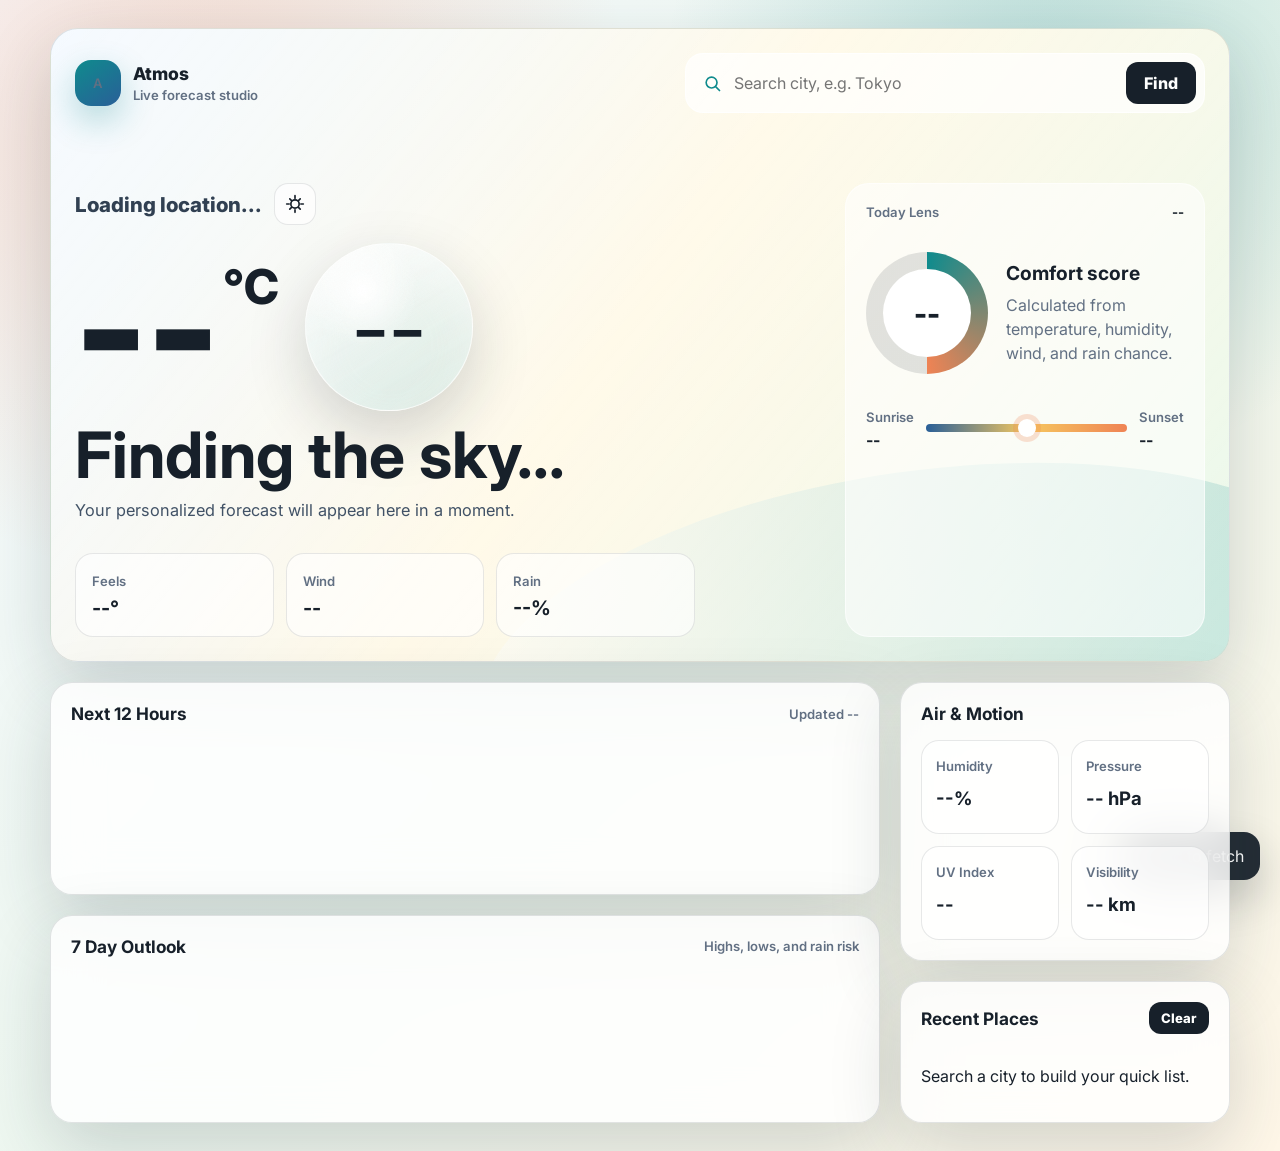
<file: index.html>
<!DOCTYPE html>
<html lang="en">
<head>
  <meta charset="UTF-8">
  <meta name="viewport" content="width=device-width, initial-scale=1.0">
  <title>Atmos Weather Forecast</title>
  <link rel="preconnect" href="https://fonts.googleapis.com">
  <link rel="preconnect" href="https://fonts.gstatic.com" crossorigin>
  <link href="https://fonts.googleapis.com/css2?family=Inter:wght@400;500;600;700;800&display=swap" rel="stylesheet">
  <link rel="stylesheet" href="styles.css">
</head>
<body>
  <main class="app-shell">
    <section class="weather-stage" aria-label="Current weather">
      <div class="topbar">
        <div class="brand">
          <span class="brand-mark" aria-hidden="true">A</span>
          <div>
            <p>Atmos</p>
            <span>Live forecast studio</span>
          </div>
        </div>

        <form class="search" id="searchForm">
          <label class="sr-only" for="cityInput">Search city</label>
          <svg aria-hidden="true" viewBox="0 0 24 24">
            <path d="m21 21-4.35-4.35m1.35-5.15a6.5 6.5 0 1 1-13 0 6.5 6.5 0 0 1 13 0Z"/>
          </svg>
          <input id="cityInput" name="city" type="search" placeholder="Search city, e.g. Tokyo" autocomplete="off">
          <button type="submit">Find</button>
        </form>
      </div>

      <div class="hero-grid">
        <div class="current-panel">
          <div class="location-line">
            <span id="currentPlace">Loading location...</span>
            <button class="icon-button" id="geoButton" type="button" title="Use my location" aria-label="Use my location">
              <svg aria-hidden="true" viewBox="0 0 24 24">
                <path d="M12 2v3m0 14v3m10-10h-3M5 12H2m16.24-6.24-2.12 2.12M7.88 16.12l-2.12 2.12m12.48 0-2.12-2.12M7.88 7.88 5.76 5.76"/>
                <circle cx="12" cy="12" r="5"/>
              </svg>
            </button>
          </div>
          <div class="temperature-row">
            <div>
              <span class="temperature" id="currentTemp">--</span>
              <span class="degree">°C</span>
            </div>
            <div class="weather-orb" id="weatherOrb" aria-hidden="true">
              <span id="orbIcon">--</span>
            </div>
          </div>
          <h1 id="currentCondition">Finding the sky...</h1>
          <p id="weatherNarrative">Your personalized forecast will appear here in a moment.</p>
          <div class="quick-stats" aria-label="Weather highlights">
            <article>
              <span>Feels</span>
              <strong id="feelsLike">--°</strong>
            </article>
            <article>
              <span>Wind</span>
              <strong id="windSpeed">--</strong>
            </article>
            <article>
              <span>Rain</span>
              <strong id="rainChance">--%</strong>
            </article>
          </div>
        </div>

        <aside class="insight-panel" aria-label="Forecast insight">
          <div class="panel-heading">
            <span>Today Lens</span>
            <strong id="todayDate">--</strong>
          </div>
          <div class="comfort-meter">
            <div class="meter-ring" id="comfortRing">
              <span id="comfortScore">--</span>
            </div>
            <div>
              <h2 id="comfortTitle">Comfort score</h2>
              <p id="comfortText">Calculated from temperature, humidity, wind, and rain chance.</p>
            </div>
          </div>
          <div class="sun-track">
            <div>
              <span>Sunrise</span>
              <strong id="sunrise">--</strong>
            </div>
            <div class="sun-line" aria-hidden="true"><span id="sunDot"></span></div>
            <div>
              <span>Sunset</span>
              <strong id="sunset">--</strong>
            </div>
          </div>
        </aside>
      </div>
    </section>

    <section class="content-grid">
      <section class="forecast-panel">
        <div class="section-title">
          <h2>Next 12 Hours</h2>
          <span id="updatedAt">Updated --</span>
        </div>
        <div class="hourly-strip" id="hourlyStrip" aria-label="Hourly forecast"></div>
      </section>

      <section class="forecast-panel">
        <div class="section-title">
          <h2>7 Day Outlook</h2>
          <span>Highs, lows, and rain risk</span>
        </div>
        <div class="daily-list" id="dailyList" aria-label="Daily forecast"></div>
      </section>

      <aside class="side-column">
        <section class="forecast-panel compact">
          <div class="section-title">
            <h2>Air & Motion</h2>
          </div>
          <div class="metric-grid">
            <article>
              <span>Humidity</span>
              <strong id="humidity">--%</strong>
            </article>
            <article>
              <span>Pressure</span>
              <strong id="pressure">-- hPa</strong>
            </article>
            <article>
              <span>UV Index</span>
              <strong id="uvIndex">--</strong>
            </article>
            <article>
              <span>Visibility</span>
              <strong id="visibility">-- km</strong>
            </article>
          </div>
        </section>

        <section class="forecast-panel compact">
          <div class="section-title">
            <h2>Recent Places</h2>
            <button class="text-button" id="clearRecent" type="button">Clear</button>
          </div>
          <div class="recent-list" id="recentList"></div>
        </section>
      </aside>
    </section>
  </main>

  <div class="toast" id="toast" role="status" aria-live="polite"></div>
  <script src="app.js"></script>
</body>
</html>
</file>
<file: styles.css>
:root {
  --ink: #17202a;
  --muted: #627083;
  --panel: rgba(255, 255, 255, 0.82);
  --panel-strong: rgba(255, 255, 255, 0.95);
  --line: rgba(23, 32, 42, 0.12);
  --shadow: 0 24px 70px rgba(29, 42, 57, 0.18);
  --accent: #0f8b8d;
  --accent-2: #ef8354;
  --accent-3: #5c6bc0;
  --stage-a: #cfe8ff;
  --stage-b: #fff1c7;
  --stage-c: #d9f4df;
}

* {
  box-sizing: border-box;
}

body {
  margin: 0;
  min-height: 100vh;
  font-family: Inter, system-ui, -apple-system, BlinkMacSystemFont, "Segoe UI", sans-serif;
  color: var(--ink);
  background:
    radial-gradient(circle at 15% 12%, rgba(239, 131, 84, 0.28), transparent 30%),
    radial-gradient(circle at 82% 8%, rgba(15, 139, 141, 0.24), transparent 26%),
    linear-gradient(135deg, #f7fbff 0%, #edf7ef 52%, #fff7e8 100%);
}

button,
input {
  font: inherit;
}

button {
  cursor: pointer;
}

.sr-only {
  position: absolute;
  width: 1px;
  height: 1px;
  padding: 0;
  margin: -1px;
  overflow: hidden;
  clip: rect(0, 0, 0, 0);
  white-space: nowrap;
  border: 0;
}

.app-shell {
  width: min(1180px, calc(100% - 32px));
  margin: 0 auto;
  padding: 28px 0;
}

.weather-stage,
.forecast-panel {
  border: 1px solid var(--line);
  background: var(--panel);
  box-shadow: var(--shadow);
  backdrop-filter: blur(24px);
}

.weather-stage {
  position: relative;
  overflow: hidden;
  min-height: 520px;
  padding: 24px;
  border-radius: 28px;
  background:
    linear-gradient(130deg, rgba(255,255,255,0.8), rgba(255,255,255,0.42)),
    linear-gradient(125deg, var(--stage-a), var(--stage-b) 48%, var(--stage-c));
}

.weather-stage::after {
  content: "";
  position: absolute;
  inset: auto -12% -30% 36%;
  height: 380px;
  border-radius: 50%;
  background: linear-gradient(90deg, rgba(255,255,255,0.4), rgba(15,139,141,0.18));
  transform: rotate(-8deg);
}

.topbar,
.hero-grid,
.content-grid {
  position: relative;
  z-index: 1;
}

.topbar {
  display: flex;
  align-items: center;
  justify-content: space-between;
  gap: 18px;
}

.brand {
  display: flex;
  align-items: center;
  gap: 12px;
}

.brand-mark {
  display: grid;
  place-items: center;
  width: 46px;
  height: 46px;
  border-radius: 16px;
  color: #fff;
  font-weight: 800;
  background: linear-gradient(145deg, var(--accent), #295f98);
  box-shadow: 0 14px 34px rgba(15, 139, 141, 0.3);
}

.brand p,
.brand span {
  margin: 0;
}

.brand p {
  font-weight: 800;
  font-size: 1.1rem;
}

.brand span,
.section-title span,
.panel-heading,
.quick-stats span,
.metric-grid span,
.sun-track span {
  color: var(--muted);
  font-size: 0.82rem;
  font-weight: 600;
}

.search {
  display: flex;
  align-items: center;
  gap: 10px;
  width: min(520px, 100%);
  padding: 8px;
  border-radius: 18px;
  border: 1px solid rgba(255,255,255,0.72);
  background: rgba(255,255,255,0.7);
}

.search svg,
.icon-button svg {
  width: 20px;
  height: 20px;
  fill: none;
  stroke: currentColor;
  stroke-width: 2;
  stroke-linecap: round;
}

.search svg {
  margin-left: 8px;
  color: var(--accent);
}

.search input {
  min-width: 0;
  flex: 1;
  border: 0;
  outline: 0;
  color: var(--ink);
  background: transparent;
}

.search button,
.text-button {
  border: 0;
  border-radius: 12px;
  color: #fff;
  background: var(--ink);
  font-weight: 800;
}

.search button {
  padding: 11px 18px;
}

.hero-grid {
  display: grid;
  grid-template-columns: minmax(0, 1fr) 360px;
  gap: 22px;
  margin-top: 70px;
}

.current-panel {
  max-width: 680px;
}

.location-line {
  display: flex;
  align-items: center;
  gap: 12px;
  color: #314052;
  font-size: clamp(1rem, 2vw, 1.28rem);
  font-weight: 800;
}

.icon-button {
  display: grid;
  place-items: center;
  width: 42px;
  height: 42px;
  border: 1px solid rgba(23, 32, 42, 0.1);
  border-radius: 14px;
  color: var(--ink);
  background: rgba(255,255,255,0.64);
}

.temperature-row {
  display: flex;
  align-items: center;
  gap: 26px;
  margin-top: 18px;
}

.temperature {
  font-size: clamp(5.5rem, 13vw, 10rem);
  line-height: 0.88;
  font-weight: 800;
  letter-spacing: 0;
}

.degree {
  vertical-align: top;
  font-size: clamp(1.8rem, 4vw, 3rem);
  font-weight: 800;
}

.weather-orb {
  display: grid;
  place-items: center;
  width: clamp(108px, 18vw, 168px);
  aspect-ratio: 1;
  border: 1px solid rgba(255,255,255,0.72);
  border-radius: 50%;
  font-size: clamp(2.8rem, 8vw, 5.4rem);
  background:
    radial-gradient(circle at 34% 28%, rgba(255,255,255,0.95), rgba(255,255,255,0.1) 34%),
    linear-gradient(150deg, rgba(255,255,255,0.48), rgba(15,139,141,0.16));
  box-shadow: inset 0 18px 42px rgba(255,255,255,0.42), 0 22px 60px rgba(23,32,42,0.18);
}

.current-panel h1 {
  max-width: 760px;
  margin: 12px 0 10px;
  font-size: clamp(2rem, 5vw, 4.6rem);
  line-height: 1;
  letter-spacing: 0;
}

.current-panel p {
  max-width: 660px;
  margin: 0;
  color: #415266;
  font-size: 1.02rem;
  line-height: 1.6;
}

.quick-stats {
  display: grid;
  grid-template-columns: repeat(3, minmax(0, 1fr));
  gap: 12px;
  max-width: 620px;
  margin-top: 30px;
}

.quick-stats article,
.metric-grid article,
.hour-card,
.day-row {
  border: 1px solid rgba(23, 32, 42, 0.1);
  background: rgba(255,255,255,0.62);
}

.quick-stats article {
  padding: 16px;
  border-radius: 18px;
}

.quick-stats strong {
  display: block;
  margin-top: 6px;
  font-size: 1.25rem;
}

.insight-panel {
  align-self: stretch;
  padding: 20px;
  border: 1px solid rgba(255,255,255,0.58);
  border-radius: 24px;
  background: rgba(255,255,255,0.56);
}

.panel-heading,
.section-title {
  display: flex;
  align-items: center;
  justify-content: space-between;
  gap: 16px;
}

.panel-heading strong {
  color: var(--ink);
}

.comfort-meter {
  display: grid;
  grid-template-columns: 122px minmax(0, 1fr);
  align-items: center;
  gap: 18px;
  margin: 32px 0;
}

.meter-ring {
  display: grid;
  place-items: center;
  width: 122px;
  aspect-ratio: 1;
  border-radius: 50%;
  background: conic-gradient(var(--accent) 0deg, var(--accent-2) 180deg, rgba(23,32,42,0.12) 180deg 360deg);
}

.meter-ring span {
  display: grid;
  place-items: center;
  width: 88px;
  aspect-ratio: 1;
  border-radius: 50%;
  background: #fff;
  font-size: 1.8rem;
  font-weight: 800;
}

.comfort-meter h2 {
  margin: 0 0 8px;
  font-size: 1.2rem;
}

.comfort-meter p {
  margin: 0;
  color: var(--muted);
  line-height: 1.5;
}

.sun-track {
  display: grid;
  grid-template-columns: auto minmax(72px, 1fr) auto;
  align-items: center;
  gap: 12px;
}

.sun-track strong {
  display: block;
  margin-top: 4px;
}

.sun-line {
  position: relative;
  height: 8px;
  border-radius: 999px;
  background: linear-gradient(90deg, #295f98, #f6c85f, #ef8354);
}

.sun-line span {
  position: absolute;
  top: 50%;
  left: 50%;
  width: 18px;
  height: 18px;
  border-radius: 50%;
  background: #fff;
  box-shadow: 0 0 0 5px rgba(239, 131, 84, 0.24);
  transform: translate(-50%, -50%);
}

.content-grid {
  display: grid;
  grid-template-columns: minmax(0, 1fr) 330px;
  gap: 20px;
  margin-top: 20px;
}

.forecast-panel {
  padding: 20px;
  border-radius: 22px;
}

.forecast-panel.compact {
  height: fit-content;
}

.content-grid > .forecast-panel:nth-child(2) {
  grid-column: 1;
}

.side-column {
  display: grid;
  grid-row: 1 / span 2;
  grid-column: 2;
  align-content: start;
  gap: 20px;
}

.section-title {
  margin-bottom: 16px;
}

.section-title h2 {
  margin: 0;
  font-size: 1.08rem;
}

.hourly-strip {
  display: grid;
  grid-auto-flow: column;
  grid-auto-columns: minmax(92px, 1fr);
  gap: 12px;
  overflow-x: auto;
  padding-bottom: 4px;
}

.hour-card {
  display: grid;
  gap: 10px;
  justify-items: center;
  min-height: 156px;
  padding: 14px 10px;
  border-radius: 18px;
}

.hour-card time,
.day-row span,
.recent-list button {
  color: var(--muted);
  font-size: 0.84rem;
  font-weight: 700;
}

.hour-card .symbol {
  font-size: 2.1rem;
}

.hour-card strong {
  font-size: 1.25rem;
}

.rain-pill {
  padding: 6px 9px;
  border-radius: 999px;
  color: #295f98;
  background: rgba(41, 95, 152, 0.1);
  font-size: 0.78rem;
  font-weight: 800;
}

.daily-list {
  display: grid;
  gap: 10px;
}

.day-row {
  display: grid;
  grid-template-columns: 82px 42px 1fr 94px;
  align-items: center;
  gap: 12px;
  min-height: 64px;
  padding: 10px 14px;
  border-radius: 16px;
}

.day-row .symbol {
  font-size: 1.8rem;
}

.range-bar {
  height: 9px;
  border-radius: 999px;
  background: linear-gradient(90deg, #5c6bc0, #0f8b8d, #ef8354);
}

.metric-grid {
  display: grid;
  grid-template-columns: repeat(2, minmax(0, 1fr));
  gap: 12px;
}

.metric-grid article {
  min-height: 94px;
  padding: 14px;
  border-radius: 18px;
}

.metric-grid strong {
  display: block;
  margin-top: 12px;
  font-size: 1.16rem;
}

.text-button {
  padding: 8px 12px;
  font-size: 0.82rem;
}

.recent-list {
  display: grid;
  gap: 8px;
}

.recent-list button {
  width: 100%;
  min-height: 44px;
  border: 1px solid rgba(23, 32, 42, 0.1);
  border-radius: 14px;
  background: rgba(255,255,255,0.72);
  text-align: left;
  padding: 10px 12px;
}

.toast {
  position: fixed;
  right: 20px;
  bottom: 20px;
  max-width: min(360px, calc(100% - 40px));
  padding: 14px 16px;
  border-radius: 16px;
  color: #fff;
  background: rgba(23, 32, 42, 0.94);
  box-shadow: 0 18px 40px rgba(23,32,42,0.22);
  transform: translateY(24px);
  opacity: 0;
  pointer-events: none;
  transition: 0.22s ease;
}

.toast.show {
  transform: translateY(0);
  opacity: 1;
}

body.rainy {
  --stage-a: #d9e4f5;
  --stage-b: #c9d6df;
  --stage-c: #f2f7ff;
}

body.stormy {
  --stage-a: #d7d8e8;
  --stage-b: #a8b4c6;
  --stage-c: #fff0d7;
}

body.clear {
  --stage-a: #cfe8ff;
  --stage-b: #fff1c7;
  --stage-c: #def7d7;
}

body.snowy {
  --stage-a: #e9f5ff;
  --stage-b: #f5fbff;
  --stage-c: #d9e4f5;
}

@media (max-width: 920px) {
  .topbar,
  .hero-grid,
  .content-grid {
    grid-template-columns: 1fr;
  }

  .topbar {
    align-items: stretch;
    flex-direction: column;
  }

  .hero-grid {
    margin-top: 44px;
  }

  .side-column,
  .content-grid > .forecast-panel:nth-child(2) {
    grid-column: auto;
    grid-row: auto;
  }
}

@media (max-width: 620px) {
  .app-shell {
    width: min(100% - 20px, 1180px);
    padding: 10px 0;
  }

  .weather-stage,
  .forecast-panel {
    border-radius: 18px;
  }

  .weather-stage {
    min-height: auto;
    padding: 16px;
  }

  .temperature-row {
    align-items: flex-start;
    justify-content: space-between;
    gap: 12px;
  }

  .weather-orb {
    width: 96px;
  }

  .quick-stats,
  .metric-grid {
    grid-template-columns: 1fr;
  }

  .comfort-meter {
    grid-template-columns: 1fr;
  }

  .day-row {
    grid-template-columns: 64px 36px 1fr;
  }

  .day-row strong {
    grid-column: 1 / -1;
  }

  .search {
    flex-wrap: wrap;
  }

  .search button {
    width: 100%;
  }
}
</file>
